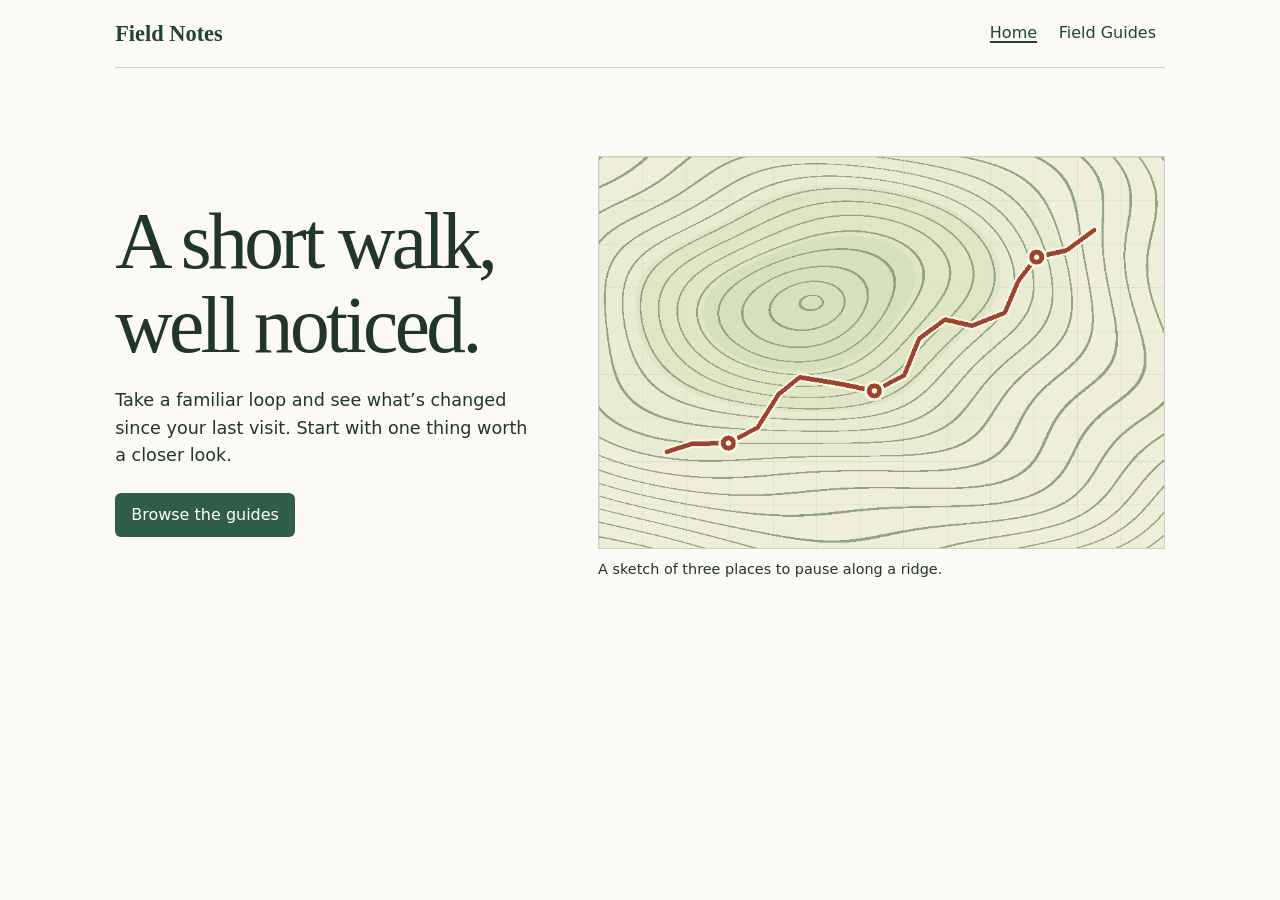
<file: index.html>
<!doctype html>
<html lang="en">
<head>
  <meta charset="utf-8">
  <meta name="viewport" content="width=device-width, initial-scale=1">
  <title>Field Notes</title>
  <link rel="stylesheet" href="assets/site.css">
  <link rel="icon" type="image/png" href="assets/ridge-map.png">
</head>
<body>
  <a class="skip-link" href="#main">Skip to content</a>
  <header class="site-header">
    <a class="brand" href="index.html">Field Notes</a>
    <nav aria-label="Main">
      <a href="index.html" aria-current="page">Home</a>
      <a href="services.html">Field Guides</a>
    </nav>
  </header>
  <main class="home" id="main">
    <div class="intro">
      <h1>A short walk, well noticed.</h1>
      <p>Take a familiar loop and see what’s changed since your last visit. Start with one thing worth a closer look.</p>
      <a class="button" href="services.html">Browse the guides</a>
    </div>
    <figure class="map">
      <img src="assets/ridge-map.png" width="832" height="576" alt="Illustrated ridge contours crossed by a red trail with three observation stops">
      <figcaption>A sketch of three places to pause along a ridge.</figcaption>
    </figure>
  </main>
</body>
</html>
</file>
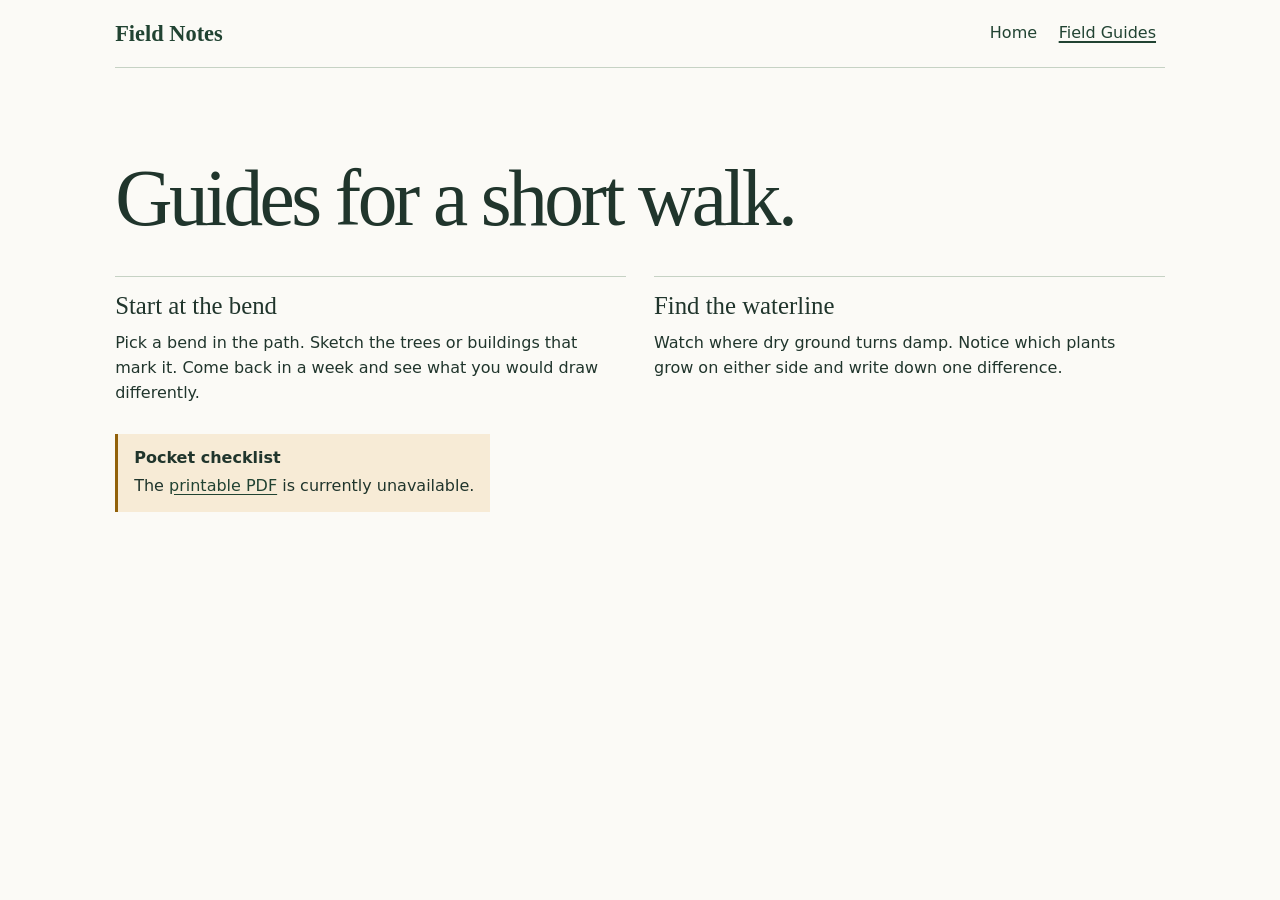
<file: services.html>
<!doctype html>
<html lang="en">
<head>
  <meta charset="utf-8">
  <meta name="viewport" content="width=device-width, initial-scale=1">
  <title>Walk Guides · Field Notes</title>
  <link rel="stylesheet" href="assets/site.css">
  <link rel="icon" type="image/png" href="assets/ridge-map.png">
</head>
<body>
  <a class="skip-link" href="#main">Skip to content</a>
  <header class="site-header">
    <a class="brand" href="index.html">Field Notes</a>
    <nav aria-label="Main">
      <a href="index.html">Home</a>
      <a href="services.html" aria-current="page">Field Guides</a>
    </nav>
  </header>
  <main class="guides" id="main">
    <h1>Guides for a short walk.</h1>
    <div class="guide-list">
      <section>
        <h2>Start at the bend</h2>
        <p>Pick a bend in the path. Sketch the trees or buildings that mark it. Come back in a week and see what you would draw differently.</p>
      </section>
      <section>
        <h2>Find the waterline</h2>
        <p>Watch where dry ground turns damp. Notice which plants grow on either side and write down one difference.</p>
      </section>
    </div>
    <aside class="notice" aria-labelledby="checklist">
      <h2 id="checklist">Pocket checklist</h2>
      <p>The <a href="assets/pocket-checklist.pdf">printable PDF</a> is currently unavailable.</p>
    </aside>
  </main>
</body>
</html>
</file>
<file: assets/site.css>
:root {
  color-scheme: light;
  --paper: #fbfaf6;
  --ink: #20352c;
  --green: #305d47;
  --green-dark: #214332;
  --rule: #c6d2c4;
  --notice: #f7ebd6;
  --notice-rule: #926109;
  font-family: system-ui, sans-serif;
  line-height: 1.55;
  color: var(--ink);
  background: var(--paper);
}

* {
  box-sizing: border-box;
}

body {
  max-width: 72rem;
  margin: 0 auto;
  padding: 0 clamp(1rem, 4vw, 3.5rem) 2rem;
}

a {
  color: var(--green-dark);
  text-underline-offset: 0.2em;
}

a:focus-visible {
  outline: 3px solid var(--notice-rule);
  outline-offset: 4px;
}

.skip-link {
  position: absolute;
  z-index: 1;
  inset: 0.5rem auto auto 1rem;
  padding: 0.5rem;
  background: var(--paper);
  transform: translateY(-200%);
}

.skip-link:focus {
  transform: none;
}

.site-header {
  display: flex;
  flex-wrap: wrap;
  align-items: center;
  justify-content: space-between;
  gap: 0 1rem;
  min-height: 4.25rem;
  border-bottom: 1px solid var(--rule);
}

.brand {
  padding: 0.5rem 0;
  font: bold 1.4rem/1.3 Georgia, serif;
  text-decoration: none;
}

.site-header nav {
  display: flex;
  gap: 0.25rem;
}

.site-header nav a {
  display: inline-flex;
  align-items: center;
  min-height: 2.75rem;
  padding: 0.4rem 0.55rem;
  text-decoration: none;
}

.site-header nav a:hover,
.site-header nav a[aria-current="page"] {
  text-decoration: underline;
  text-decoration-thickness: 2px;
}

main {
  padding-top: clamp(2rem, 7vw, 5.5rem);
}

.home {
  display: grid;
  grid-template-columns: minmax(0, 0.85fr) minmax(0, 1.15fr);
  align-items: center;
  gap: 2rem clamp(2rem, 5vw, 5rem);
}

h1,
h2 {
  font-family: Georgia, serif;
  font-weight: normal;
  line-height: 1.06;
}

h1 {
  max-width: 14ch;
  margin: 0;
  font-size: clamp(2.8rem, 6.2vw, 5.6rem);
  letter-spacing: -0.045em;
}

h2 {
  margin: 0;
  font-size: 1.55rem;
}

p {
  max-width: 48ch;
  margin: 0.75rem 0 0;
}

.intro p {
  margin-top: 1.25rem;
  font-size: 1.1rem;
}

.button {
  display: inline-flex;
  align-items: center;
  min-height: 2.75rem;
  margin-top: 1.5rem;
  padding: 0.55rem 1rem;
  border-radius: 0.375rem;
  color: white;
  background: var(--green);
  text-decoration: none;
}

.button:hover {
  background: var(--green-dark);
  text-decoration: underline;
}

.map {
  margin: 0;
}

.map img {
  display: block;
  width: 100%;
  height: auto;
  border: 1px solid var(--rule);
}

.map figcaption {
  margin-top: 0.55rem;
  font-size: 0.9rem;
}

.guides h1 {
  max-width: 20ch;
  text-wrap: balance;
}

.guide-list {
  display: grid;
  grid-template-columns: repeat(2, minmax(0, 1fr));
  gap: 1.75rem;
  margin-top: 2.25rem;
}

.guide-list section {
  padding-top: 1rem;
  border-top: 1px solid var(--rule);
}

.notice {
  width: fit-content;
  margin-top: 1.75rem;
  padding: 0.85rem 1rem;
  border-left: 3px solid var(--notice-rule);
  background: var(--notice);
}

.notice h2 {
  font: bold 1rem/1.4 system-ui, sans-serif;
}

.notice p {
  margin-top: 0.25rem;
}

@media (max-width: 44rem) {
  .home,
  .guide-list {
    grid-template-columns: 1fr;
  }

  .home {
    gap: 1.75rem;
  }
}
</file>
